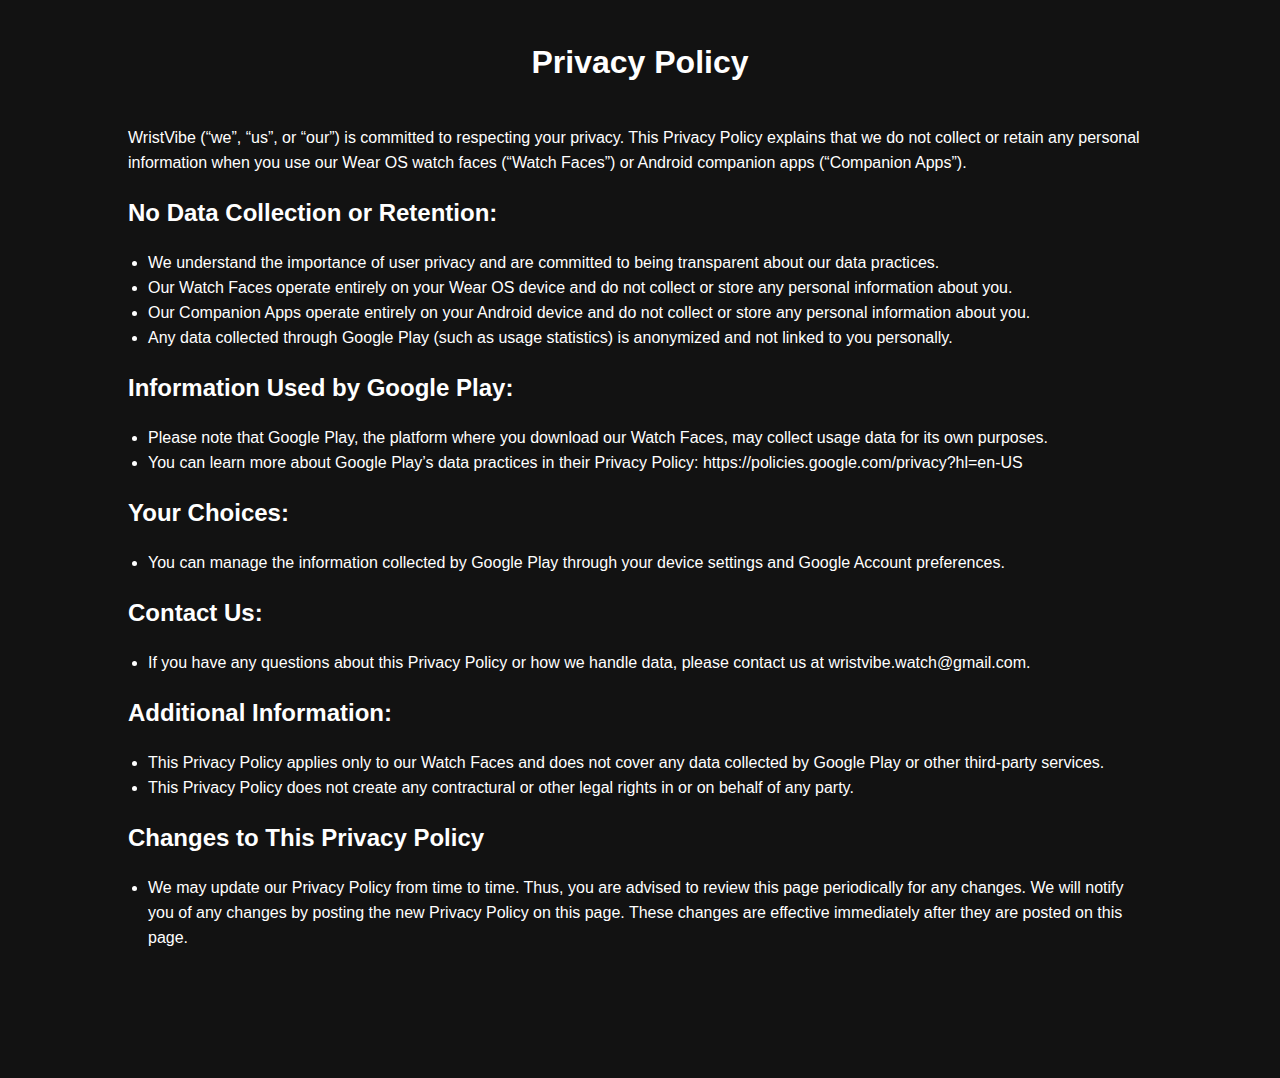
<file: privacy/index.html>
<!DOCTYPE html>
<html><head>
  <title>Privacy Policy</title>
  <link rel="stylesheet" href="../assets/css/style.css">
<style>
  li {
    list-style: inherit;
    margin-left: 20px;
    line-height: 25px;
}
</style>
</head><body style="color:white;padding: 0vw 10vw 10vw 10vw;line-height: 25px;">
  <br><br>
<center><h1><b>Privacy Policy</b></h1></center><br><br>
WristVibe (“we”, “us”, or “our”) is committed to respecting your privacy. This Privacy Policy explains that we do not collect or retain any personal information when you use our Wear OS watch faces (“Watch Faces”) or Android companion apps (“Companion Apps”).
<br><br>
<h2>No Data Collection or Retention:</h2><br><ul>
<li>We understand the importance of user privacy and are committed to being transparent about our data practices.</li>
<li>Our Watch Faces operate entirely on your Wear OS device and do not collect or store any personal information about you.</li>
<li>Our Companion Apps operate entirely on your Android device and do not collect or store any personal information about you.</li>
<li>Any data collected through Google Play (such as usage statistics) is anonymized and not linked to you personally.</li>
</ul><br><h2>Information Used by Google Play:</h2><br><ul>
<li>Please note that Google Play, the platform where you download our Watch Faces, may collect usage data for its own purposes.</li>
<li>You can learn more about Google Play’s data practices in their Privacy Policy: https://policies.google.com/privacy?hl=en-US</li>
</ul><br><h2>Your Choices:</h2><br><ul>
<li>You can manage the information collected by Google Play through your device settings and Google Account preferences.</li>
</ul><br><h2>Contact Us:</h2><br><ul>
<li>If you have any questions about this Privacy Policy or how we handle data, please contact us at wristvibe.watch@gmail.com.</li>
</ul><br><h2>Additional Information:</h2><br><ul>
<li>This Privacy Policy applies only to our Watch Faces and does not cover any data collected by Google Play or other third-party services.</li>
<li>This Privacy Policy does not create any contractural or other legal rights in or on behalf of any party.</li>
</ul><br><h2>Changes to This Privacy Policy</h2><br><ul>
<li>We may update our Privacy Policy from time to time. Thus, you are advised to review this page periodically for any changes. We will notify you of any changes by posting the new Privacy Policy on this page. These changes are effective immediately after they are posted on this page.</li>
</ul></body></html>
</file>
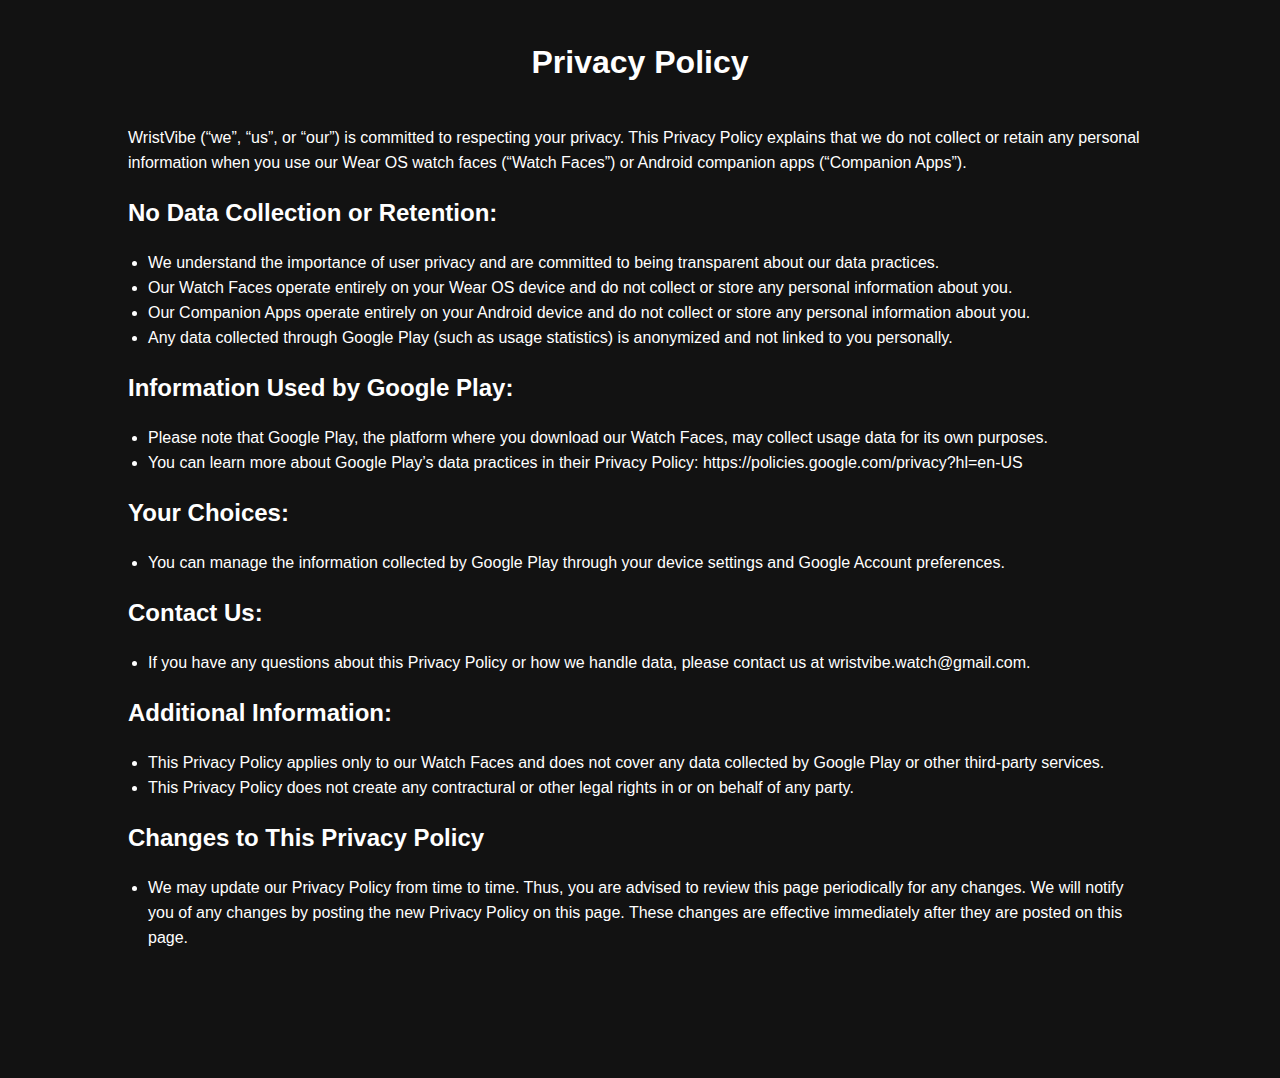
<file: privacy-policy.html>
<!DOCTYPE html>
<html><head>
  <title>Privacy Policy</title>
  <link rel="stylesheet" href="./assets/css/style.css">
<style>
  li {
    list-style: inherit;
    margin-left: 20px;
    line-height: 25px;
}
</style>
</head><body style="color:white;padding: 0vw 10vw 10vw 10vw;line-height: 25px;">
  <br><br>
<center><h1><b>Privacy Policy</b></h1></center><br><br>
WristVibe (“we”, “us”, or “our”) is committed to respecting your privacy. This Privacy Policy explains that we do not collect or retain any personal information when you use our Wear OS watch faces (“Watch Faces”) or Android companion apps (“Companion Apps”).
<br><br>
<h2>No Data Collection or Retention:</h2><br><ul>
<li>We understand the importance of user privacy and are committed to being transparent about our data practices.</li>
<li>Our Watch Faces operate entirely on your Wear OS device and do not collect or store any personal information about you.</li>
<li>Our Companion Apps operate entirely on your Android device and do not collect or store any personal information about you.</li>
<li>Any data collected through Google Play (such as usage statistics) is anonymized and not linked to you personally.</li>
</ul><br><h2>Information Used by Google Play:</h2><br><ul>
<li>Please note that Google Play, the platform where you download our Watch Faces, may collect usage data for its own purposes.</li>
<li>You can learn more about Google Play’s data practices in their Privacy Policy: https://policies.google.com/privacy?hl=en-US</li>
</ul><br><h2>Your Choices:</h2><br><ul>
<li>You can manage the information collected by Google Play through your device settings and Google Account preferences.</li>
</ul><br><h2>Contact Us:</h2><br><ul>
<li>If you have any questions about this Privacy Policy or how we handle data, please contact us at wristvibe.watch@gmail.com.</li>
</ul><br><h2>Additional Information:</h2><br><ul>
<li>This Privacy Policy applies only to our Watch Faces and does not cover any data collected by Google Play or other third-party services.</li>
<li>This Privacy Policy does not create any contractural or other legal rights in or on behalf of any party.</li>
</ul><br><h2>Changes to This Privacy Policy</h2><br><ul>
<li>We may update our Privacy Policy from time to time. Thus, you are advised to review this page periodically for any changes. We will notify you of any changes by posting the new Privacy Policy on this page. These changes are effective immediately after they are posted on this page.</li>
</ul></body></html>
</file>
<file: assets/css/style.css>
/*-----------------------------------*\
  #style.css
\*-----------------------------------*/


/**
 * copyright 2022 @codewithsadee
 */





/*-----------------------------------*\
  #CUSTOM PROPERTY
\*-----------------------------------*/

:root {

  /**
   * colors
   */

  /* gradient */

  --bg-gradient-onyx: linear-gradient(
    to bottom right, 
    hsl(240, 1%, 25%) 3%, 
    hsl(0, 0%, 19%) 97%
  );
  --bg-gradient-jet: linear-gradient(
    to bottom right, 
    hsla(240, 1%, 18%, 0.251) 0%, 
    hsla(240, 2%, 11%, 0) 100%
  ), hsl(240, 2%, 13%);
  --bg-gradient-yellow-1: linear-gradient(
    to bottom right, 
    hsl(45, 100%, 71%) 0%, 
    hsla(36, 100%, 69%, 0) 50%
  );
  --bg-gradient-yellow-2: linear-gradient(
    135deg, 
    hsla(45, 100%, 71%, 0.251) 0%, 
    hsla(35, 100%, 68%, 0) 59.86%
  ), hsl(240, 2%, 13%);
  --border-gradient-onyx: linear-gradient(
    to bottom right, 
    hsl(0, 0%, 25%) 0%, 
    hsla(0, 0%, 25%, 0) 50%
  );
  --text-gradient-yellow: linear-gradient(
    to right, 
    hsl(45, 100%, 72%), 
    hsl(35, 100%, 68%)
  );

  /* solid */

  --jet: hsl(0, 0%, 22%);
  --onyx: hsl(240, 1%, 17%);
  --eerie-black-1: hsl(240, 2%, 13%);
  --eerie-black-2: hsl(240, 2%, 12%);
  --smoky-black: hsl(0, 0%, 7%);
  --white-1: hsl(0, 0%, 100%);
  --white-2: hsl(0, 0%, 98%);
  --orange-yellow-crayola: hsl(45, 100%, 72%);
  --vegas-gold: hsl(45, 54%, 58%);
  --light-gray: hsl(0, 0%, 84%);
  --light-gray-70: hsla(0, 0%, 84%, 0.7);
  --bittersweet-shimmer: hsl(0, 43%, 51%);

  /**
   * typography
   */

  /* font-family */
  --ff-poppins: 'Poppins', sans-serif;

  /* font-size */
  --fs-1: 24px;
  --fs-2: 18px;
  --fs-3: 17px;
  --fs-4: 16px;
  --fs-5: 15px;
  --fs-6: 14px;
  --fs-7: 13px;
  --fs-8: 11px;

  /* font-weight */
  --fw-300: 300;
  --fw-400: 400;
  --fw-500: 500;
  --fw-600: 600;

  /**
   * shadow
   */
  
  --shadow-1: -4px 8px 24px hsla(0, 0%, 0%, 0.25);
  --shadow-2: 0 16px 30px hsla(0, 0%, 0%, 0.25);
  --shadow-3: 0 16px 40px hsla(0, 0%, 0%, 0.25);
  --shadow-4: 0 25px 50px hsla(0, 0%, 0%, 0.15);
  --shadow-5: 0 24px 80px hsla(0, 0%, 0%, 0.25);

  /**
   * transition
   */

  --transition-1: 0.25s ease;
  --transition-2: 0.5s ease-in-out;

}





/*-----------------------------------*\
  #RESET
\*-----------------------------------*/

*, *::before, *::after {
  margin: 0;
  padding: 0;
  box-sizing: border-box;
}

a { text-decoration: none; }

li { list-style: none; }

img, ion-icon, a, button, time, span { display: block; }

button {
  font: inherit;
  background: none;
  border: none;
  text-align: left;
  cursor: pointer;
}

input, textarea {
  display: block;
  width: 100%;
  background: none;
  font: inherit;
}

::selection {
  background: var(--orange-yellow-crayola);
  color: var(--smoky-black);
}

:focus { outline-color: var(--orange-yellow-crayola); }

html { font-family: var(--ff-poppins); }

body { background: var(--smoky-black); }





/*-----------------------------------*\
  #REUSED STYLE
\*-----------------------------------*/

.sidebar,
article {
  background: var(--eerie-black-2);
  border: 1px solid var(--jet);
  border-radius: 20px;
  padding: 15px;
  box-shadow: var(--shadow-1);
  z-index: 1;
}

.separator {
  width: 100%;
  height: 1px;
  background: var(--jet);
  margin: 16px 0;
}

.icon-box {
  position: relative;
  background: var(--border-gradient-onyx);
  width: 30px;
  height: 30px;
  border-radius: 8px;
  display: flex;
  justify-content: center;
  align-items: center;
  font-size: 16px;
  color: var(--orange-yellow-crayola);
  box-shadow: var(--shadow-1);
  z-index: 1;
}

.icon-box::before {
  content: "";
  position: absolute;
  inset: 1px;
  background: var(--eerie-black-1);
  border-radius: inherit;
  z-index: -1;
}

.icon-box ion-icon { --ionicon-stroke-width: 35px; }

article { display: none; }

article.active {
  display: block;
  animation: fade 0.5s ease backwards;
}

@keyframes fade {
  0% { opacity: 0; }
  100% { opacity: 1; }
}

.h2,
.h3,
.h4,
.h5 {
  color: var(--white-2);
  text-transform: capitalize;
}

.h2 { font-size: var(--fs-1); }

.h3 { font-size: var(--fs-2); }

.h4 { font-size: var(--fs-4); }

.h5 {
  font-size: var(--fs-7);
  font-weight: var(--fw-500);
}

.article-title {
  position: relative;
  padding-bottom: 7px;
}

.article-title::after {
  content: "";
  position: absolute;
  bottom: 0;
  left: 0;
  width: 30px;
  height: 3px;
  background: var(--text-gradient-yellow);
  border-radius: 3px;
}

.has-scrollbar::-webkit-scrollbar {
  width: 5px; /* for vertical scrollbar */
  height: 5px; /* for horizontal scrollbar */
}

.has-scrollbar::-webkit-scrollbar-track {
  background: var(--onyx);
  border-radius: 5px;
}

.has-scrollbar::-webkit-scrollbar-thumb {
  background: var(--orange-yellow-crayola);
  border-radius: 5px;
}

.has-scrollbar::-webkit-scrollbar-button { width: 20px; }

.content-card {
  position: relative;
  background: var(--border-gradient-onyx);
  padding: 15px;
  padding-top: 45px;
  border-radius: 14px;
  box-shadow: var(--shadow-2);
  cursor: pointer;
  z-index: 1;
}

.content-card::before {
  content: "";
  position: absolute;
  inset: 1px;
  background: var(--bg-gradient-jet);
  border-radius: inherit;
  z-index: -1;
}





/*-----------------------------------*\
  #MAIN
\*-----------------------------------*/

main {
  margin: 15px 12px;
  margin-bottom: 75px;
  min-width: 259px;
}





/*-----------------------------------*\
  #SIDEBAR
\*-----------------------------------*/

.sidebar {
  margin-bottom: 15px;
  max-height: 112px;
  overflow: hidden;
  transition: var(--transition-2);
}

.sidebar.active { max-height: 405px; }

.sidebar-info {
  position: relative;
  display: flex;
  justify-content: flex-start;
  align-items: center;
  gap: 15px;
}

.avatar-box {
  background: var(--bg-gradient-onyx);
  border-radius: 100%;
}

.info-content .name {
  color: var(--white-2);
  font-size: var(--fs-3);
  font-weight: var(--fw-500);
  letter-spacing: -0.25px;
  margin-bottom: 10px;
}

.info-content .title {
  color: var(--white-1);
  background: var(--onyx);
  font-size: var(--fs-8);
  font-weight: var(--fw-300);
  width: max-content;
  padding: 3px 12px;
  border-radius: 8px;
}

.info_more-btn {
  position: absolute;
  top: -15px;
  right: -15px;
  border-radius: 0 15px;
  font-size: 13px;
  color: var(--orange-yellow-crayola);
  background: var(--border-gradient-onyx);
  padding: 10px;
  box-shadow: var(--shadow-2);
  transition: var(--transition-1);
  z-index: 1;
}

.info_more-btn::before {
  content: "";
  position: absolute;
  inset: 1px;
  border-radius: inherit;
  background: var(--bg-gradient-jet);
  transition: var(--transition-1);
  z-index: -1;
}

.info_more-btn:hover,
.info_more-btn:focus { background: var(--bg-gradient-yellow-1); }

.info_more-btn:hover::before,
.info_more-btn:focus::before { background: var(--bg-gradient-yellow-2); }

.info_more-btn span { display: none; }

.sidebar-info_more {
  opacity: 0;
  visibility: hidden;
  transition: var(--transition-2);
}

.sidebar.active .sidebar-info_more {
  opacity: 1;
  visibility: visible;
}

.contacts-list {
  display: grid;
  grid-template-columns: 1fr;
  gap: 16px;
}

.contact-item {
  min-width: 100%;
  display: flex;
  align-items: center;
  gap: 16px;
}

.contact-info {
  max-width: calc(100% - 46px);
  width: calc(100% - 46px);
}

.contact-title {
  color: var(--light-gray-70);
  font-size: var(--fs-8);
  text-transform: uppercase;
  margin-bottom: 2px;
}

.contact-info :is(.contact-link, time, address) {
  color: var(--white-2);
  font-size: var(--fs-7);
}

.contact-info address { font-style: normal; }

.social-list {
  display: flex;
  justify-content: flex-start;
  align-items: center;
  gap: 15px;
  padding-bottom: 4px;
  padding-left: 7px;
}

.social-item .social-link {
  color: var(--light-gray-70);
  font-size: 18px;
}


.social-item .social-link:hover { color: var(--light-gray); }





/*-----------------------------------*\
  #NAVBAR
\*-----------------------------------*/

.navbar {
  position: fixed;
  bottom: 0;
  left: 0;
  width: 100%;
  background: hsla(240, 1%, 17%, 0.75);
  backdrop-filter: blur(10px);
  border: 1px solid var(--jet);
  border-radius: 12px 12px 0 0;
  box-shadow: var(--shadow-2);
  z-index: 5;
}

.navbar-list {
  display: flex;
  flex-wrap: wrap;
  justify-content: center;
  align-items: center;
  padding: 0 10px;
}

.navbar-link {
  color: var(--light-gray);
  font-size: var(--fs-8);
  padding: 20px 7px;
  transition: color var(--transition-1);
}

.navbar-link:hover,
.navbar-link:focus { color: var(--light-gray-70); }

.navbar-link.active { color: var(--orange-yellow-crayola); }





/*-----------------------------------*\
  #ABOUT
\*-----------------------------------*/

.about .article-title { margin-bottom: 15px; }

.about-text {
  color: var(--light-gray);
  font-size: var(--fs-6);
  font-weight: var(--fw-300);
  line-height: 1.6;
}

.about-text p { margin-bottom: 15px; }



/**
 * #service 
 */

.service { margin-bottom: 35px; }

.service-title { margin-bottom: 20px; }

.service-list {
  display: grid;
  grid-template-columns: 1fr;
  gap: 20px;
}

.service-item {
  position: relative;
  background: var(--border-gradient-onyx);
  padding: 20px;
  border-radius: 14px;
  box-shadow: var(--shadow-2);
  z-index: 1;
}

.service-item::before {
  content: "";
  position: absolute;
  inset: 1px;
  background: var(--bg-gradient-jet);
  border-radius: inherit;
  z-index: -1;
}

.service-icon-box { margin-bottom: 10px; }

.service-icon-box img { margin: auto; }

.service-content-box { text-align: center; }

.service-item-title { margin-bottom: 7px; }

.service-item-text {
  color: var(--light-gray);
  font-size: var(--fs-6);
  font-weight: var(--fw-3);
  line-height: 1.6;
}


/**
 * #testimonials 
 */

.testimonials { margin-bottom: 30px; }

.testimonials-title { margin-bottom: 20px; }

.testimonials-list {
  display: flex;
  justify-content: flex-start;
  align-items: flex-start;
  gap: 15px;
  margin: 0 -15px;
  padding: 25px 15px;
  padding-bottom: 35px;
  overflow-x: auto;
  scroll-behavior: smooth;
  overscroll-behavior-inline: contain;
  scroll-snap-type: inline mandatory;
}

.testimonials-item {
  min-width: 100%;
  scroll-snap-align: center;
}

.testimonials-avatar-box {
  position: absolute;
  top: 0;
  left: 0;
  transform: translate(15px, -25px);
  background: var(--bg-gradient-onyx);
  border-radius: 14px;
  box-shadow: var(--shadow-1);
}

.testimonials-item-title { margin-bottom: 7px; }

.testimonials-text {
  color: var(--light-gray);
  font-size: var(--fs-6);
  font-weight: var(--fw-300);
  line-height: 1.6;
  display: -webkit-box;
  line-clamp: 4;
  -webkit-line-clamp: 4;
  -webkit-box-orient: vertical;
  overflow: hidden;
}


/**
 * #testimonials-modal
 */

.modal-container {
  position: fixed;
  top: 0;
  left: 0;
  width: 100%;
  height: 100%;
  display: flex;
  justify-content: center;
  align-items: center;
  overflow-y: auto;
  overscroll-behavior: contain;
  z-index: 20;
  pointer-events: none;
  visibility: hidden;
}

.modal-container::-webkit-scrollbar { display: none; }

.modal-container.active {
  pointer-events: all;
  visibility: visible;
}

.overlay {
  position: fixed;
  top: 0;
  left: 0;
  width: 100%;
  height: 100vh;
  background: hsl(0, 0%, 5%);
  opacity: 0;
  visibility: hidden;
  pointer-events: none;
  z-index: 1;
  transition: var(--transition-1);
}

.overlay.active {
  opacity: 0.8;
  visibility: visible;
  pointer-events: all;
}

.testimonials-modal {
  background: var(--eerie-black-2);
  position: relative;
  padding: 15px;
  margin: 15px 12px;
  border: 1px solid var(--jet);
  border-radius: 14px;
  box-shadow: var(--shadow-5);
  transform: scale(1.2);
  opacity: 0;
  transition: var(--transition-1);
  z-index: 2;
}

.modal-container.active .testimonials-modal {
  transform: scale(1);
  opacity: 1;
}

.modal-close-btn {
  position: absolute;
  top: 15px;
  right: 15px;
  background: var(--onyx);
  border-radius: 8px;
  width: 32px;
  height: 32px;
  display: flex;
  justify-content: center;
  align-items: center;
  color: var(--white-2);
  font-size: 18px;
  opacity: 0.7;
}

.modal-close-btn:hover,
.modal-close-btn:focus { opacity: 1; }

.modal-close-btn ion-icon { --ionicon-stroke-width: 50px; }

.modal-avatar-box {
  background: var(--bg-gradient-onyx);
  width: max-content;
  border-radius: 14px;
  margin-bottom: 15px;
  box-shadow: var(--shadow-2);
}

.modal-img-wrapper > img { display: none; }

.modal-title { margin-bottom: 4px; }

.modal-content time {
  font-size: var(--fs-6);
  color: var(--light-gray-70);
  font-weight: var(--fw-300);
  margin-bottom: 10px;
}

.modal-content p {
  color: var(--light-gray);
  font-size: var(--fs-6);
  font-weight: var(--fw-300);
  line-height: 1.6;
}


/**
 * #clients 
 */

.clients { margin-bottom: 15px; }

.clients-list {
  display: flex;
  justify-content: flex-start;
  align-items: flex-start;
  gap: 15px;
  margin: 0 -15px;
  padding: 25px;
  padding-bottom: 25px;
  overflow-x: auto;
  scroll-behavior: smooth;
  overscroll-behavior-inline: contain;
  scroll-snap-type: inline mandatory;
  scroll-padding-inline: 25px;
}

.clients-item {
  min-width: 50%;
  scroll-snap-align: start;
}

.clients-item img {
  width: 100%;
  filter: grayscale(1);
  transition: var(--transition-1);
}

.clients-item img:hover { filter: grayscale(0); }





/*-----------------------------------*\
  #RESUME
\*-----------------------------------*/

.article-title { margin-bottom: 30px; }


/**
 * education and experience 
 */

.timeline { margin-bottom: 30px; }

.timeline .title-wrapper {
  display: flex;
  align-items: center;
  gap: 15px;
  margin-bottom: 25px;
}

.timeline-list {
  font-size: var(--fs-6);
  margin-left: 45px;
}

.timeline-item { position: relative; }

.timeline-item:not(:last-child) { margin-bottom: 20px; }

.timeline-item-title {
  font-size: var(--fs-6);
  line-height: 1.3;
  margin-bottom: 7px;
}

.timeline-list span {
  color: var(--vegas-gold);
  font-weight: var(--fw-400);
  line-height: 1.6;
}

.timeline-item:not(:last-child)::before {
  content: "";
  position: absolute;
  top: -25px;
  left: -30px;
  width: 1px;
  height: calc(100% + 50px);
  background: var(--jet);
}

.timeline-item::after {
  content: "";
  position: absolute;
  top: 5px;
  left: -33px;
  height: 6px;
  width: 6px;
  background: var(--text-gradient-yellow);
  border-radius: 50%;
  box-shadow: 0 0 0 4px var(--jet);
}

.timeline-text {
  color: var(--light-gray);
  font-weight: var(--fw-300);
  line-height: 1.6;
}


/**
 * skills 
 */

.skills-title { margin-bottom: 20px; }

.skills-list { padding: 20px; }


.skills-item:not(:last-child) { margin-bottom: 15px; }

.skill .title-wrapper {
  display: flex;
  align-items: center;
  gap: 5px;
  margin-bottom: 8px;
}

.skill .title-wrapper data {
  color: var(--light-gray);
  font-size: var(--fs-7);
  font-weight: var(--fw-300);
}

.skill-progress-bg {
  background: var(--jet);
  width: 100%;
  height: 8px;
  border-radius: 10px;
}

.skill-progress-fill {
  background: var(--text-gradient-yellow);
  height: 100%;
  border-radius: inherit;
}





/*-----------------------------------*\
  #PORTFOLIO
\*-----------------------------------*/

.filter-list { display: none; }

.filter-select-box {
  position: relative;
  margin-bottom: 25px;
}

.filter-select {
  background: var(--eerie-black-2);
  color: var(--light-gray);
  display: flex;
  justify-content: space-between;
  align-items: center;
  width: 100%;
  padding: 12px 16px;
  border: 1px solid var(--jet);
  border-radius: 14px;
  font-size: var(--fs-6);
  font-weight: var(--fw-300);
}

.filter-select.active .select-icon { transform: rotate(0.5turn); }

.select-list {
  background: var(--eerie-black-2);
  position: absolute;
  top: calc(100% + 6px);
  width: 100%;
  padding: 6px;
  border: 1px solid var(--jet);
  border-radius: 14px;
  z-index: 2;
  opacity: 0;
  visibility: hidden;
  pointer-events: none;
  transition: 0.15s ease-in-out;
}

.filter-select.active + .select-list {
  opacity: 1;
  visibility: visible;
  pointer-events: all;
}

.select-item button {
  background: var(--eerie-black-2);
  color: var(--light-gray);
  font-size: var(--fs-6);
  font-weight: var(--fw-300);
  text-transform: capitalize;
  width: 100%;
  padding: 8px 10px;
  border-radius: 8px;
}

.select-item button:hover { --eerie-black-2: hsl(240, 2%, 20%); }

.project-list {
  display: grid;
  grid-template-columns: 1fr;
  gap: 30px;
  margin-bottom: 10px;
}

.project-item { display: none; }

.project-item.active {
  display: block;
  animation: scaleUp 0.25s ease forwards;
}

@keyframes scaleUp {
  0% { transform: scale(0.5); }
  100% { transform: scale(1); }
}

.project-item > a { width: 100%; }

.project-img {
  position: relative;
  width: 100%;
  height: 200px;
  border-radius: 16px;
  overflow: hidden;
  margin-bottom: 15px;
}

.project-img::before {
  content: "";
  position: absolute;
  top: 0;
  left: 0;
  width: 100%;
  height: 100%;
  background: transparent;
  z-index: 1;
  transition: var(--transition-1);
}

.project-item > a:hover .project-img::before { background: hsla(0, 0%, 0%, 0.5); }

.project-item-icon-box {
  --scale: 0.8;

  background: var(--jet);
  color: var(--orange-yellow-crayola);
  position: absolute;
  top: 50%;
  left: 50%;
  transform: translate(-50%, -50%) scale(var(--scale));
  font-size: 20px;
  padding: 18px;
  border-radius: 12px;
  opacity: 0;
  z-index: 1;
  transition: var(--transition-1);
}

.project-item > a:hover .project-item-icon-box {
  --scale: 1;
  opacity: 1;
}

.project-item-icon-box ion-icon { --ionicon-stroke-width: 50px; }

.project-img img {
  width: 100%;
  height: 100%;
  object-fit: cover;
  transition: var(--transition-1);
}

.project-item > a:hover img { transform: scale(1.1); }

.project-title,
.project-category { margin-left: 10px; }

.project-title {
  color: var(--white-2);
  font-size: var(--fs-5);
  font-weight: var(--fw-400);
  text-transform: capitalize;
  line-height: 1.3;
}

.project-category {
  color: var(--light-gray-70);
  font-size: var(--fs-6);
  font-weight: var(--fw-300);
}





/*-----------------------------------*\
  #BLOG
\*-----------------------------------*/

.blog-posts { margin-bottom: 10px; }

.blog-posts-list {
  display: grid;
  grid-template-columns: 1fr;
  gap: 20px;
}

.blog-post-item > a {
  position: relative;
  background: var(--border-gradient-onyx);
  height: 100%;
  box-shadow: var(--shadow-4);
  border-radius: 16px;
  z-index: 1;
}

.blog-post-item > a::before {
  content: "";
  position: absolute;
  inset: 1px;
  border-radius: inherit;
  background: var(--eerie-black-1);
  z-index: -1;
}

.blog-banner-box {
  width: 100%;
  height: 200px;
  border-radius: 12px;
  overflow: hidden;
}

.blog-banner-box img {
  width: 100%;
  height: 100%;
  object-fit: cover;
  transition: var(--transition-1);
}

.blog-post-item > a:hover .blog-banner-box img { transform: scale(1.1); }

.blog-content { padding: 15px; }

.blog-meta {
  display: flex;
  justify-content: flex-start;
  align-items: center;
  gap: 7px;
  margin-bottom: 10px;
}

.blog-meta :is(.blog-category, time) {
  color: var(--light-gray-70);
  font-size: var(--fs-6);
  font-weight: var(--fw-300);
}

.blog-meta .dot {
  background: var(--light-gray-70);
  width: 4px;
  height: 4px;
  border-radius: 4px;
}

.blog-item-title {
  margin-bottom: 10px;
  line-height: 1.3;
  transition: var(--transition-1);
}

.blog-post-item > a:hover .blog-item-title { color: var(--orange-yellow-crayola); }

.blog-text {
  color: var(--light-gray);
  font-size: var(--fs-6);
  font-weight: var(--fw-300);
  line-height: 1.6;
}





/*-----------------------------------*\
  #CONTACT
\*-----------------------------------*/

.mapbox {
  position: relative;
  height: 250px;
  width: 100%;
  border-radius: 16px;
  margin-bottom: 30px;
  border: 1px solid var(--jet);
  overflow: hidden;
}

.mapbox figure { height: 100%; }

.mapbox iframe {
  width: 100%;
  height: 100%;
  border: none;
  filter: grayscale(1) invert(1);
}

.contact-form { margin-bottom: 10px; }

.form-title { margin-bottom: 20px; }

.input-wrapper {
  display: grid;
  grid-template-columns: 1fr;
  gap: 25px;
  margin-bottom: 25px;
}

.form-input {
  color: var(--white-2);
  font-size: var(--fs-6);
  font-weight: var(--fw-400);
  padding: 13px 20px;
  border: 1px solid var(--jet);
  border-radius: 14px;
  outline: none;
}

.form-input::placeholder { font-weight: var(--fw-500); }

.form-input:focus { border-color: var(--orange-yellow-crayola); }

textarea.form-input {
  min-height: 100px;
  height: 120px;
  max-height: 200px;
  resize: vertical;
  margin-bottom: 25px;
}

textarea.form-input::-webkit-resizer { display: none; }

.form-input:focus:invalid { border-color: var(--bittersweet-shimmer); }

.form-btn {
  position: relative;
  width: 100%;
  background: var(--border-gradient-onyx);
  color: var(--orange-yellow-crayola);
  display: flex;
  justify-content: center;
  align-items: center;
  gap: 10px;
  padding: 13px 20px;
  border-radius: 14px;
  font-size: var(--fs-6);
  text-transform: capitalize;
  box-shadow: var(--shadow-3);
  z-index: 1;
  transition: var(--transition-1);
}

.form-btn::before {
  content: "";
  position: absolute;
  inset: 1px;
  background: var(--bg-gradient-jet);
  border-radius: inherit;
  z-index: -1;
  transition: var(--transition-1);
}

.form-btn ion-icon { font-size: 16px; }

.form-btn:hover { background: var(--bg-gradient-yellow-1); }

.form-btn:hover::before { background: var(--bg-gradient-yellow-2); }

.form-btn:disabled {
  opacity: 0.7;
  cursor: not-allowed;
}

.form-btn:disabled:hover { background: var(--border-gradient-onyx); }

.form-btn:disabled:hover::before { background: var(--bg-gradient-jet); }





/*-----------------------------------*\
  #RESPONSIVE
\*-----------------------------------*/

/**
 * responsive larger than 450px screen
 */

@media (min-width: 450px) {

  /**
   * client
   */

  .clients-item { min-width: calc(33.33% - 10px); }



  /**
   * #PORTFOLIO, BLOG 
   */

  .project-img,
  .blog-banner-box { height: auto; }

}





/**
 * responsive larger than 580px screen
 */

@media (min-width: 580px) {

  /**
   * CUSTOM PROPERTY
   */

  :root {

    /**
     * typography
     */

    --fs-1: 32px;
    --fs-2: 24px;
    --fs-3: 26px;
    --fs-4: 18px;
    --fs-6: 15px;
    --fs-7: 15px;
    --fs-8: 12px;

  }



  /**
   * #REUSED STYLE
   */

  .sidebar, article {
    width: 520px;
    margin-inline: auto;
    padding: 30px;
  }

  .article-title {
    font-weight: var(--fw-600);
    padding-bottom: 15px;
  }

  .article-title::after {
    width: 40px;
    height: 5px;
  }

  .icon-box {
    width: 48px;
    height: 48px;
    border-radius: 12px;
    font-size: 18px;
  }



  /**
   * #MAIN
   */

  main {
    margin-top: 60px;
    margin-bottom: 100px;
  }



  /**
   * #SIDEBAR
   */

  .sidebar {
    max-height: 180px;
    margin-bottom: 30px;
  }

  .sidebar.active { max-height: 584px; }

  .sidebar-info { gap: 25px; }

  .avatar-box { border-radius: 30px; }

  .avatar-box img { width: 120px; }

  .info-content .name { margin-bottom: 15px; }

  .info-content .title { padding: 5px 18px; }

  .info_more-btn {
    top: -30px;
    right: -30px;
    padding: 10px 15px;
  }

  .info_more-btn span {
    display: block;
    font-size: var(--fs-8);
  }

  .info_more-btn ion-icon { display: none; }

  .separator { margin: 32px 0; }

  .contacts-list { gap: 20px; }

  .contact-info {
    max-width: calc(100% - 64px);
    width: calc(100% - 64px);
  }



  /**
   * #NAVBAR
   */

  .navbar { border-radius: 20px 20px 0 0; }

  .navbar-list { gap: 20px; }

  .navbar-link { --fs-8: 14px; }



  /**
   * #ABOUT
   */

  .about .article-title { margin-bottom: 20px; }

  .about-text { margin-bottom: 40px; }

  /* service */

  .service-item {
    display: flex;
    justify-content: flex-start;
    align-items: flex-start;
    gap: 18px;
    padding: 30px;
  }

  .service-icon-box {
    margin-bottom: 0;
    margin-top: 5px;
  }

  .service-content-box { text-align: left; }

  /* testimonials */

  .testimonials-title { margin-bottom: 25px; }

  .testimonials-list {
    gap: 30px;
    margin: 0 -30px;
    padding: 30px;
    padding-bottom: 35px;
  }

  .content-card {
    padding: 30px;
    padding-top: 25px;
  }

  .testimonials-avatar-box {
    transform: translate(30px, -30px);
    border-radius: 20px;
  }

  .testimonials-avatar-box img { width: 80px; }

  .testimonials-item-title {
    margin-bottom: 10px;
    margin-left: 95px;
  }

  .testimonials-text {
    line-clamp: 2;
    -webkit-line-clamp: 2;
  }

  /* testimonials modal */

  .modal-container { padding: 20px; }

  .testimonials-modal {
    display: flex;
    justify-content: flex-start;
    align-items: stretch;
    gap: 25px;
    padding: 30px;
    border-radius: 20px;
  }

  .modal-img-wrapper {
    display: flex;
    flex-direction: column;
    align-items: center;
  }

  .modal-avatar-box {
    border-radius: 18px;
    margin-bottom: 0;
  }

  .modal-avatar-box img { width: 65px; }

  .modal-img-wrapper > img {
    display: block;
    flex-grow: 1;
    width: 35px;
  }

  /* clients */

  .clients-list {
    gap: 50px;
    margin: 0 -30px;
    padding: 45px;
    scroll-padding-inline: 45px;
  }

  .clients-item { min-width: calc(33.33% - 35px); }



  /**
   * #RESUME
   */

  .timeline-list { margin-left: 65px; }

  .timeline-item:not(:last-child)::before { left: -40px; }

  .timeline-item::after {
    height: 8px;
    width: 8px;
    left: -43px;
  }

  .skills-item:not(:last-child) { margin-bottom: 25px; }



  /**
   * #PORTFOLIO, BLOG
   */

  .project-img, .blog-banner-box { border-radius: 16px; }

  .blog-posts-list { gap: 30px; }

  .blog-content { padding: 25px; }



  /**
   * #CONTACT
   */

  .mapbox {
    height: 380px;
    border-radius: 18px;
  }

  .input-wrapper {
    gap: 30px;
    margin-bottom: 30px;
  }

  .form-input { padding: 15px 20px; }

  textarea.form-input { margin-bottom: 30px; }

  .form-btn {
    --fs-6: 16px;
    padding: 16px 20px;
  }

  .form-btn ion-icon { font-size: 18px; }

}





/**
 * responsive larger than 768px screen
 */

@media (min-width: 768px) {

  /**
   * REUSED STYLE
   */

  .sidebar, article { width: 700px; }

  .has-scrollbar::-webkit-scrollbar-button { width: 100px; }



  /**
   * SIDEBAR
   */

  .contacts-list {
    grid-template-columns: 1fr 1fr;
    gap: 30px 15px;
  }



  /**
   * NAVBAR
   */

  .navbar-link { --fs-8: 15px; }



  /**
   * ABOUT
   */

  /* testimonials modal */

  .testimonials-modal {
    gap: 35px;
    max-width: 680px;
  }

  .modal-avatar-box img { width: 80px; }



  /**
   * PORTFOLIO
   */

  .article-title { padding-bottom: 20px; }

  .filter-select-box { display: none; }

  .filter-list {
    display: flex;
    justify-content: flex-start;
    align-items: center;
    gap: 25px;
    padding-left: 5px;
    margin-bottom: 30px;
  }

  .filter-item button {
    color: var(--light-gray);
    font-size: var(--fs-5);
    transition: var(--transition-1);
  }

  .filter-item button:hover { color: var(--light-gray-70); }

  .filter-item button.active { color: var(--orange-yellow-crayola); }

  /* portfolio and blog grid */

  .project-list, .blog-posts-list { grid-template-columns: 1fr 1fr; }



  /**
   * CONTACT
   */

  .input-wrapper { grid-template-columns: 1fr 1fr; }

  .form-btn {
    width: max-content;
    margin-left: auto;
  }
  
}





/**
 * responsive larger than 1024px screen
 */

@media (min-width: 1024px) {

  /**
   * CUSTOM PROPERTY
   */

  :root {

    /**
    * shadow
    */

    --shadow-1: -4px 8px 24px hsla(0, 0%, 0%, 0.125);
    --shadow-2: 0 16px 30px hsla(0, 0%, 0%, 0.125);
    --shadow-3: 0 16px 40px hsla(0, 0%, 0%, 0.125);

  }



  /**
   * REUSED STYLE
   */

  .sidebar, article {
    width: 950px;
    box-shadow: var(--shadow-5);
  }



  /**
   * MAIN 
   */

  main { margin-bottom: 60px; }

  .main-content {
    position: relative;
    width: max-content;
    margin: auto;
  }



  /**
   * NAVBAR
   */

  .navbar {
    position: absolute;
    bottom: auto;
    top: 0;
    left: auto;
    right: 0;
    width: max-content;
    border-radius: 0 20px;
    padding: 0 20px;
    box-shadow: none;
  }

  .navbar-list {
    gap: 30px;
    padding: 0 20px;
  }

  .navbar-link { font-weight: var(--fw-500); }



  /**
   * ABOUT
   */

  /* service */

  .service-list {
    grid-template-columns: 1fr 1fr;
    gap: 20px 25px;
  }

  /* testimonials */

  .testimonials-item { min-width: calc(50% - 15px); }

  /* clients */

  .clients-item { min-width: calc(25% - 38px); }



  /**
   * PORTFOLIO
   */

  .project-list { grid-template-columns: repeat(3, 1fr); }



  /**
   * BLOG
   */

  .blog-banner-box { height: 230px; }

}





/**
 * responsive larger than 1250px screen
 */

@media (min-width: 1250px) {

  /**
   * RESET
   */

  body::-webkit-scrollbar { width: 20px; }

  body::-webkit-scrollbar-track { background: var(--smoky-black); }

  body::-webkit-scrollbar-thumb {
    border: 5px solid var(--smoky-black);
    background: hsla(0, 0%, 100%, 0.1);
    border-radius: 20px;
    box-shadow: inset 1px 1px 0 hsla(0, 0%, 100%, 0.11),
                inset -1px -1px 0 hsla(0, 0%, 100%, 0.11);
  }

  body::-webkit-scrollbar-thumb:hover { background: hsla(0, 0%, 100%, 0.15); }

  body::-webkit-scrollbar-button { height: 60px; }



  /**
   * REUSED STYLE
   */

  .sidebar, article { width: auto; }

  article { min-height: 100%; }



  /**
   * MAIN
   */

  main {
    max-width: 1200px;
    margin-inline: auto;
    display: flex;
    justify-content: center;
    align-items: stretch;
    gap: 25px;
  }

  .main-content {
    min-width: 75%;
    width: 75%;
    margin: 0;
  }



  /**
   * SIDEBAR
   */

  .sidebar {
    position: sticky;
    top: 60px;
    max-height: max-content;
    height: 100%;
    margin-bottom: 0;
    padding-top: 60px;
    z-index: 1;
  }

  .sidebar-info { flex-direction: column; }

  .avatar-box img { width: 150px; }

  .info-content .name {
    white-space: nowrap;
    text-align: center;
  }

  .info-content .title { margin: auto; }

  .info_more-btn { display: none; }

  .sidebar-info_more {
    opacity: 1;
    visibility: visible;
  }

  .contacts-list { grid-template-columns: 1fr; }

  .contact-info :is(.contact-link) {
    white-space: nowrap;
    overflow: hidden;
    text-overflow: ellipsis;
  }

  .contact-info :is(.contact-link, time, address) {
    --fs-7: 14px;
    font-weight: var(--fw-300);
  }

  .separator:last-of-type {
    margin: 15px 0;
    opacity: 0;
  }

  .social-list { justify-content: center; }



  /**
	 * RESUME
	 */

  .timeline-text { max-width: 700px; }

}
</file>
